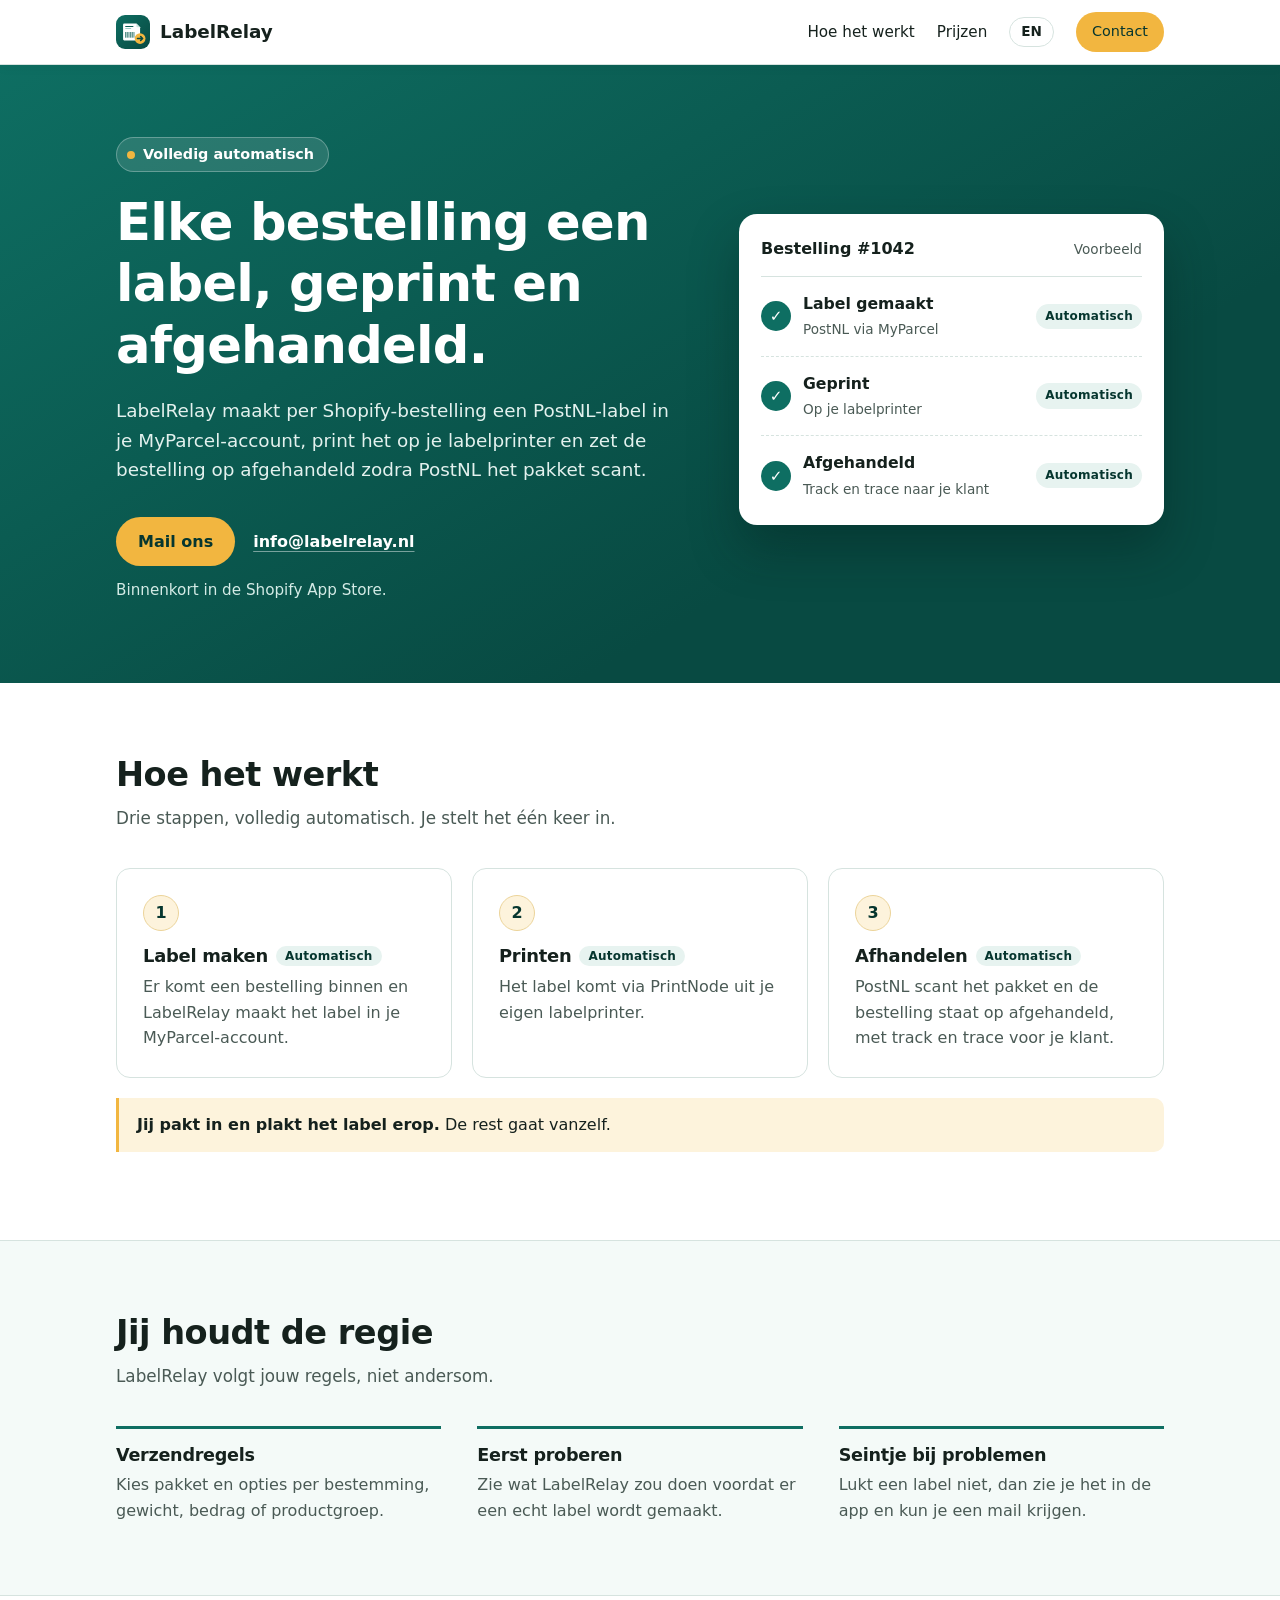
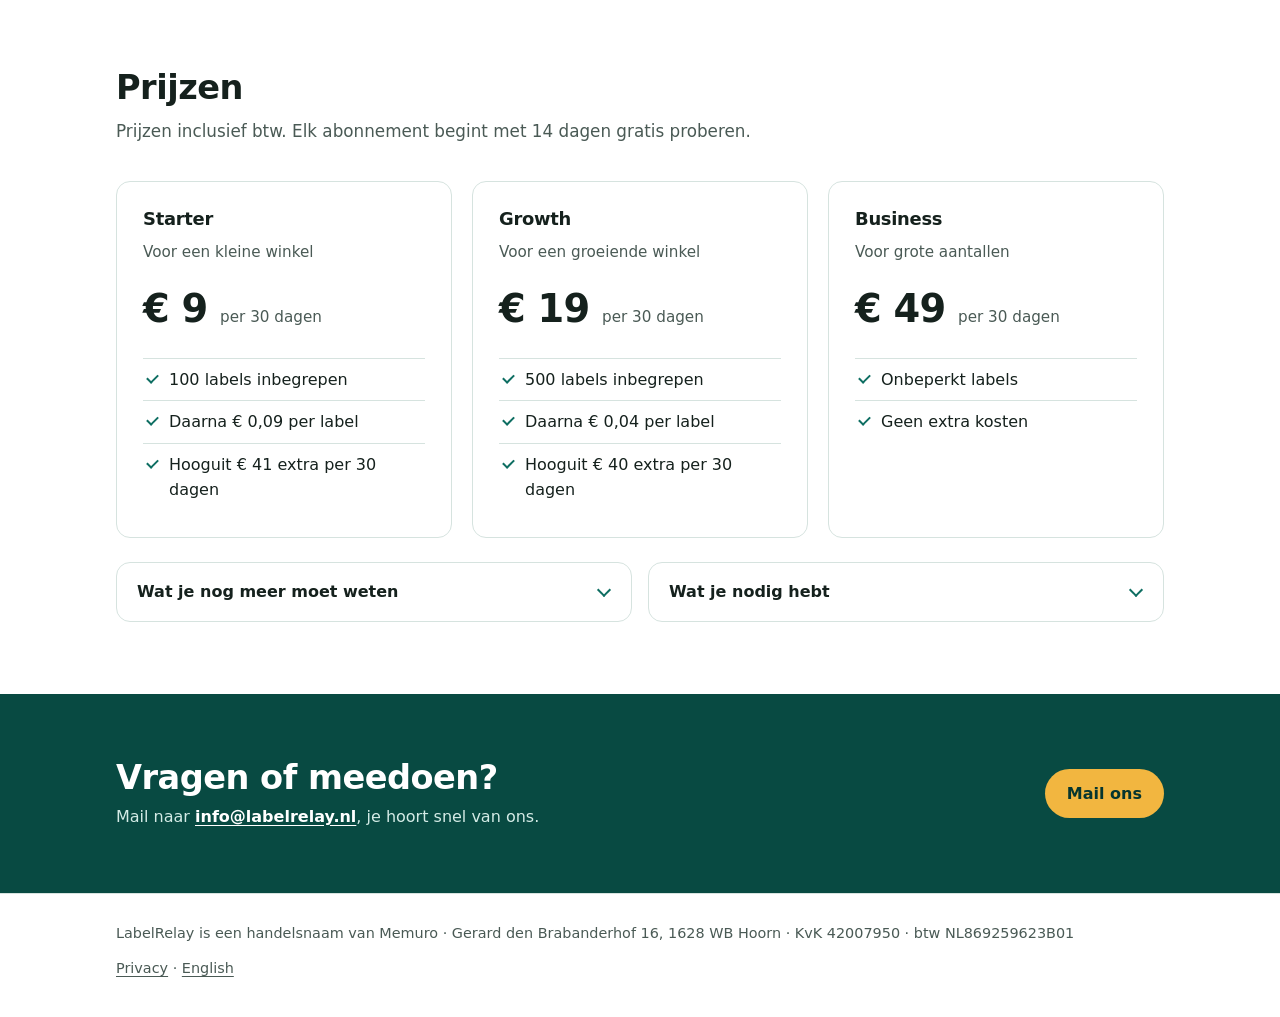
<file: index.html>
<!doctype html>
<html lang="nl">
  <head>
    <meta charset="utf-8" />
    <meta name="viewport" content="width=device-width, initial-scale=1" />
    <meta http-equiv="Content-Security-Policy" content="default-src 'self'; script-src 'none'; object-src 'none'; base-uri 'none'; form-action 'none'" />
    <title>LabelRelay: verzendlabels voor je Shopify-winkel</title>
    <meta
      name="description"
      content="LabelRelay maakt per Shopify-bestelling een PostNL-label via MyParcel, print het via PrintNode en zet de bestelling op afgehandeld met track en trace."
    />
    <meta name="theme-color" content="#0e6e62" />
    <link rel="icon" href="assets/icon.svg" type="image/svg+xml" />
    <link rel="stylesheet" href="assets/style.css?v=3" />
    <link rel="alternate" hreflang="nl" href="https://labelrelay.nl/" />
    <link rel="alternate" hreflang="en" href="https://labelrelay.nl/en/" />
  </head>
  <body>
    <a class="skip" href="#main">Naar de inhoud</a>
    <header class="site-header">
      <div class="wrap">
        <a class="brand" href="./"><img src="assets/icon.svg" alt="" />LabelRelay</a>
        <nav class="site-nav" aria-label="Hoofdmenu">
          <a class="hide-sm" href="#hoe-het-werkt">Hoe het werkt</a>
          <a href="#prijzen">Prijzen</a>
          <a class="lang" href="en/" hreflang="en" lang="en">EN</a>
          <a class="button small" href="#contact">Contact</a>
        </nav>
      </div>
    </header>

    <main id="main">
      <div class="hero">
        <div class="wrap">
          <div>
            <span class="eyebrow">Volledig automatisch</span>
            <h1>Elke bestelling een label, geprint en afgehandeld.</h1>
            <p>
              LabelRelay maakt per Shopify-bestelling een PostNL-label in je MyParcel-account, print
              het op je labelprinter en zet de bestelling op afgehandeld zodra PostNL het pakket
              scant.
            </p>
            <div class="actions">
              <a class="button" href="mailto:info@labelrelay.nl">Mail ons</a>
              <a class="hero-mail" href="mailto:info@labelrelay.nl">info@labelrelay.nl</a>
              <span class="note">Binnenkort in de Shopify App Store.</span>
            </div>
          </div>
          <div
            class="flow"
            role="img"
            aria-label="Voorbeeld: een bestelling waarvoor het label is gemaakt, geprint en afgehandeld."
          >
            <div class="flow-head">Bestelling #1042 <span>Voorbeeld</span></div>
            <ol>
              <li>
                <span class="check" aria-hidden="true">✓</span>
                <div><strong>Label gemaakt</strong><small>PostNL via MyParcel</small></div>
                <span class="auto">Automatisch</span>
              </li>
              <li>
                <span class="check" aria-hidden="true">✓</span>
                <div><strong>Geprint</strong><small>Op je labelprinter</small></div>
                <span class="auto">Automatisch</span>
              </li>
              <li>
                <span class="check" aria-hidden="true">✓</span>
                <div><strong>Afgehandeld</strong><small>Track en trace naar je klant</small></div>
                <span class="auto">Automatisch</span>
              </li>
            </ol>
          </div>
        </div>
      </div>

      <section>
        <div class="wrap">
          <h2 id="hoe-het-werkt">Hoe het werkt</h2>
          <p class="lead">Drie stappen, volledig automatisch. Je stelt het één keer in.</p>
          <div class="grid">
            <div class="card">
              <span class="step-num">1</span>
              <h3>Label maken<span class="auto">Automatisch</span></h3>
              <p>Er komt een bestelling binnen en LabelRelay maakt het label in je MyParcel-account.</p>
            </div>
            <div class="card">
              <span class="step-num">2</span>
              <h3>Printen<span class="auto">Automatisch</span></h3>
              <p>Het label komt via PrintNode uit je eigen labelprinter.</p>
            </div>
            <div class="card">
              <span class="step-num">3</span>
              <h3>Afhandelen<span class="auto">Automatisch</span></h3>
              <p>
                PostNL scant het pakket en de bestelling staat op afgehandeld, met track en trace
                voor je klant.
              </p>
            </div>
          </div>
          <p class="manual"><strong>Jij pakt in en plakt het label erop.</strong> De rest gaat vanzelf.</p>
        </div>
      </section>

      <section class="tint">
        <div class="wrap">
          <h2>Jij houdt de regie</h2>
          <p class="lead">LabelRelay volgt jouw regels, niet andersom.</p>
          <div class="features">
            <div>
              <h3>Verzendregels</h3>
              <p>Kies pakket en opties per bestemming, gewicht, bedrag of productgroep.</p>
            </div>
            <div>
              <h3>Eerst proberen</h3>
              <p>Zie wat LabelRelay zou doen voordat er een echt label wordt gemaakt.</p>
            </div>
            <div>
              <h3>Seintje bij problemen</h3>
              <p>Lukt een label niet, dan zie je het in de app en kun je een mail krijgen.</p>
            </div>
          </div>
        </div>
      </section>

      <section>
        <div class="wrap">
          <h2 id="prijzen">Prijzen</h2>
          <p class="lead">Prijzen inclusief btw. Elk abonnement begint met 14 dagen gratis proberen.</p>
          <div class="grid">
            <div class="card plan">
              <h3>Starter</h3>
              <p class="for">Voor een kleine winkel</p>
              <p class="price">€ 9 <small>per 30 dagen</small></p>
              <ul>
                <li>100 labels inbegrepen</li>
                <li>Daarna € 0,09 per label</li>
                <li>Hooguit € 41 extra per 30 dagen</li>
              </ul>
            </div>
            <div class="card plan">
              <h3>Growth</h3>
              <p class="for">Voor een groeiende winkel</p>
              <p class="price">€ 19 <small>per 30 dagen</small></p>
              <ul>
                <li>500 labels inbegrepen</li>
                <li>Daarna € 0,04 per label</li>
                <li>Hooguit € 40 extra per 30 dagen</li>
              </ul>
            </div>
            <div class="card plan">
              <h3>Business</h3>
              <p class="for">Voor grote aantallen</p>
              <p class="price">€ 49 <small>per 30 dagen</small></p>
              <ul>
                <li>Onbeperkt labels</li>
                <li>Geen extra kosten</li>
              </ul>
            </div>
          </div>
          <div class="more">
            <details>
              <summary>Wat je nog meer moet weten</summary>
              <ul>
                <li>Je betaalt via je Shopify-factuur, in euro. Overstappen of opzeggen kan altijd.</li>
                <li>LabelRelay meldt het zodra een ander abonnement voor jou goedkoper is.</li>
                <li>
                  De labels betaal je aan MyParcel en het printen aan PrintNode, volgens hun eigen
                  voorwaarden.
                </li>
              </ul>
            </details>
            <details>
              <summary>Wat je nodig hebt</summary>
              <ul>
                <li>Een Shopify-winkel die vanuit Nederland verstuurt.</li>
                <li>Een eigen MyParcel.nl-account.</li>
                <li>
                  Een eigen PrintNode-account, met de PrintNode-client op de computer waar je
                  labelprinter aan hangt.
                </li>
                <li>
                  Labels gaan naar Nederland, België en de rest van de EU. Bestellingen die een
                  douaneaangifte nodig hebben, zet LabelRelay voor je klaar om zelf af te handelen.
                </li>
              </ul>
            </details>
          </div>
        </div>
      </section>

      <div id="contact" class="cta-band">
        <div class="wrap">
          <div>
            <h2>Vragen of meedoen?</h2>
            <p>
              Mail naar <a class="mail" href="mailto:info@labelrelay.nl">info@labelrelay.nl</a>, je
              hoort snel van ons.
            </p>
          </div>
          <a class="button" href="mailto:info@labelrelay.nl">Mail ons</a>
        </div>
      </div>
    </main>

    <footer class="site-footer">
      <div class="wrap">
        <span>LabelRelay is een handelsnaam van Memuro · Gerard den Brabanderhof 16, 1628 WB Hoorn · KvK 42007950 · btw NL869259623B01</span>
        <span><a href="privacy/">Privacy</a> · <a href="en/" hreflang="en" lang="en">English</a></span>
      </div>
    </footer>
  </body>
</html>
</file>
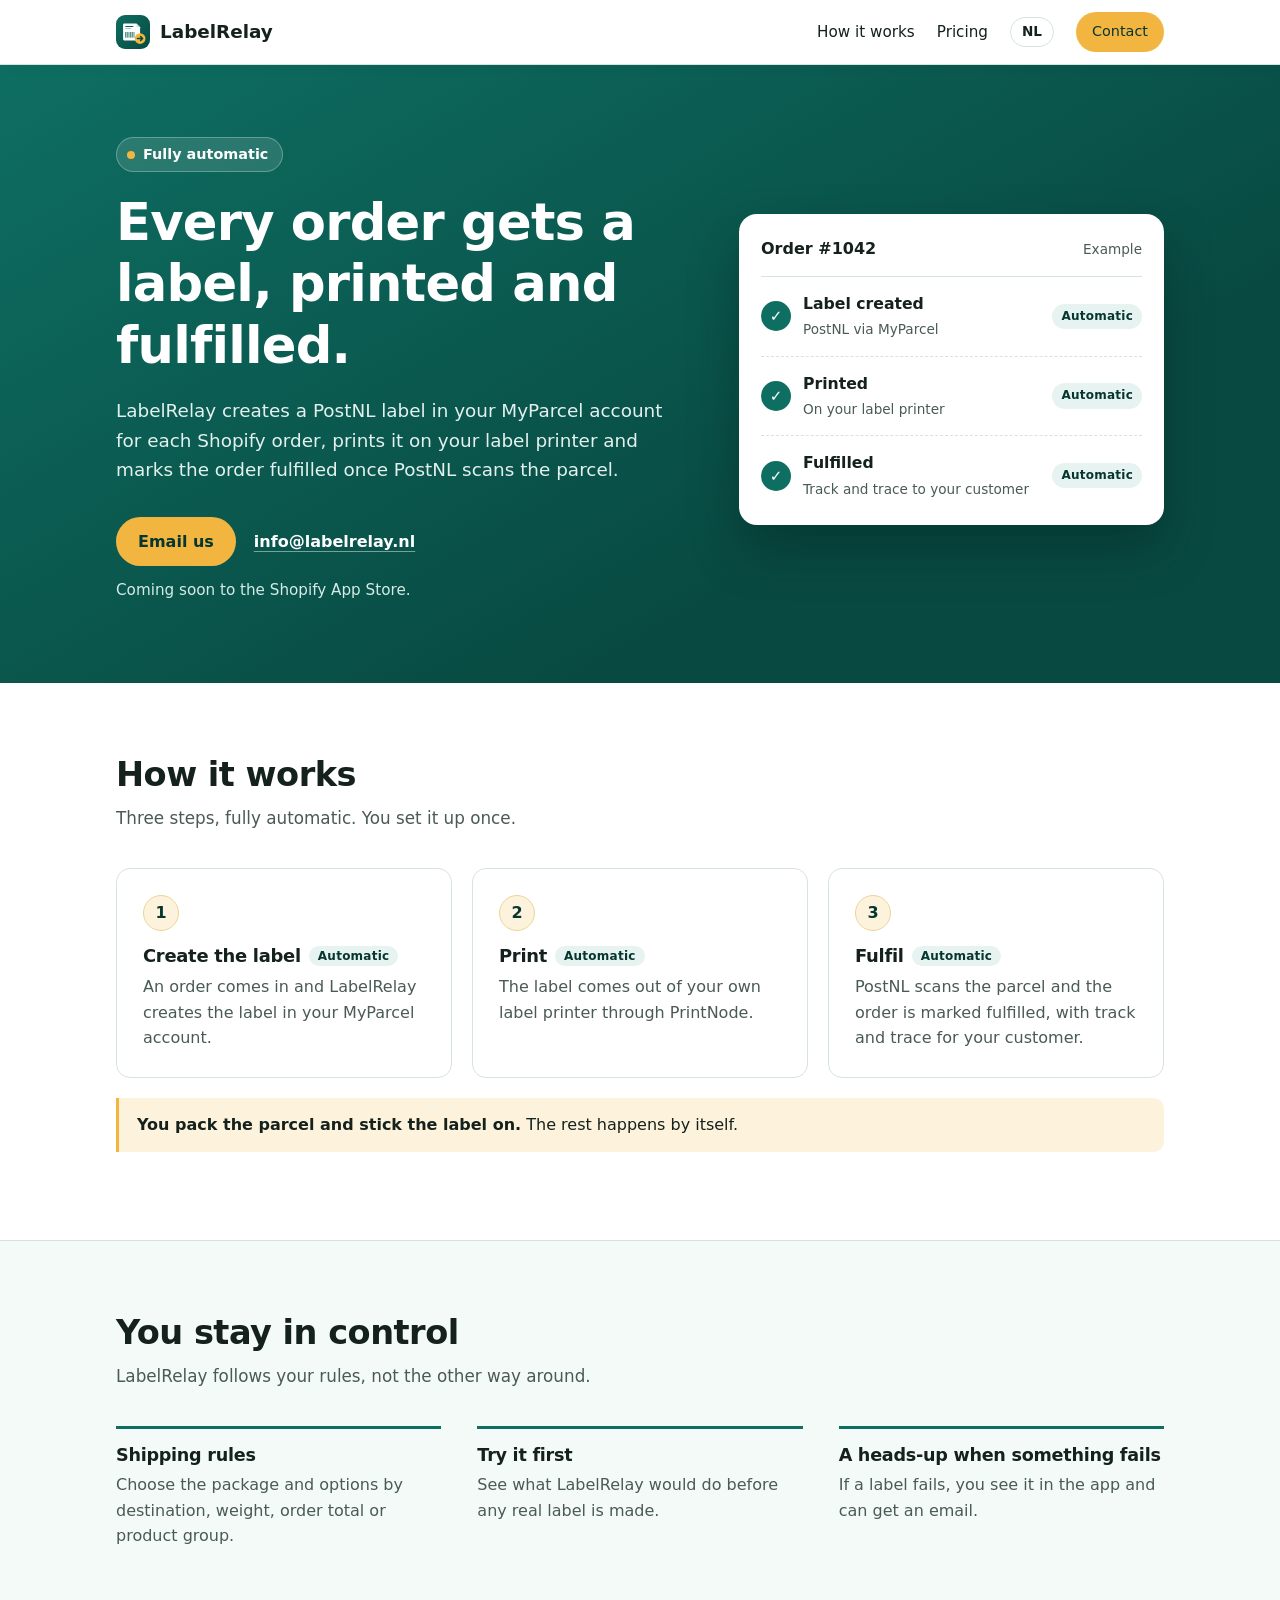
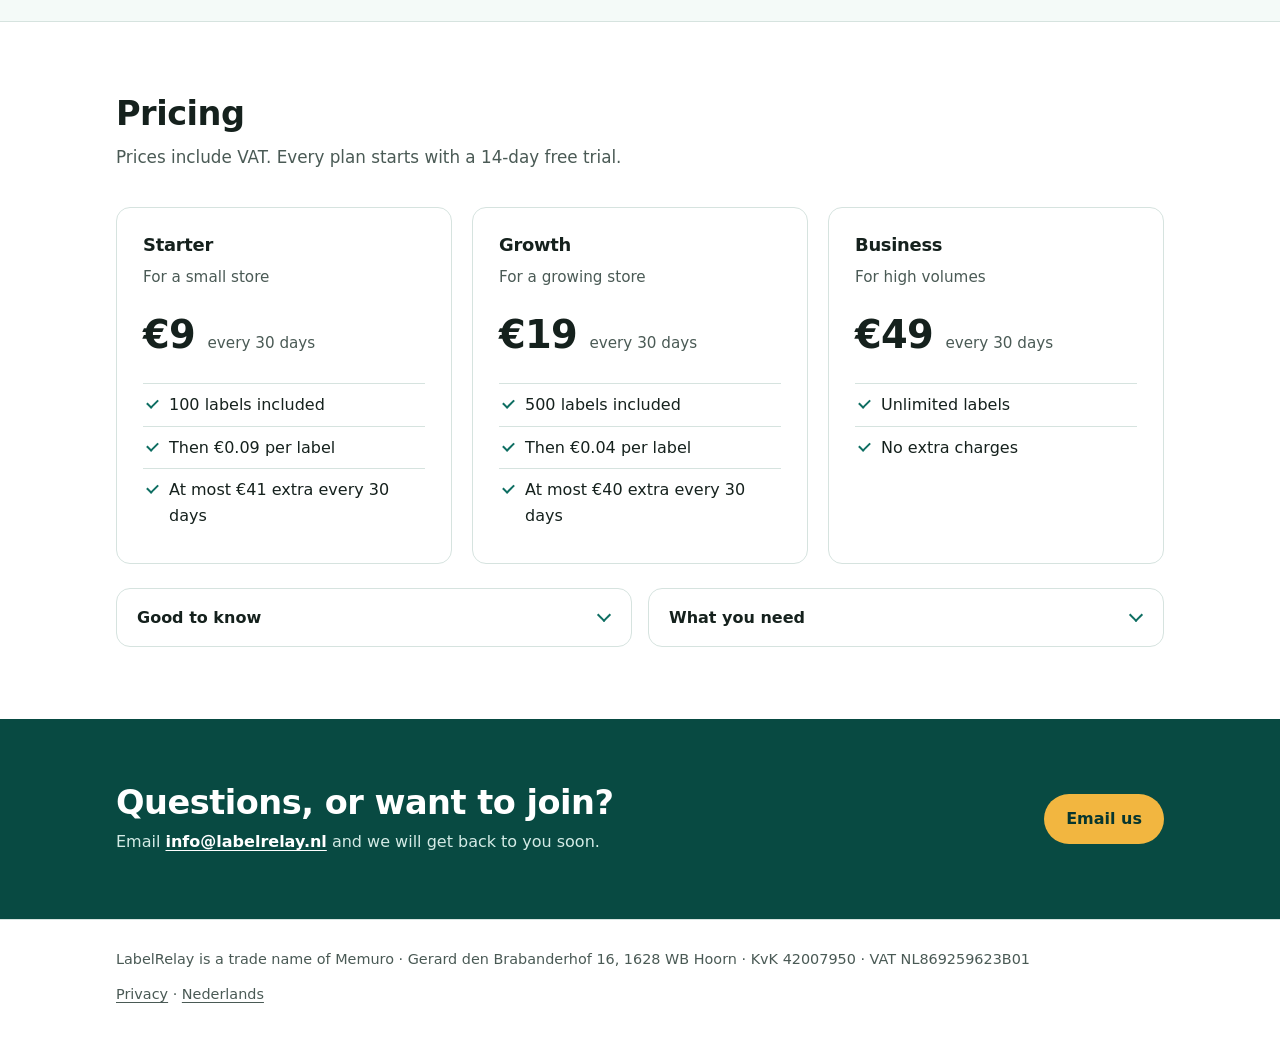
<file: en/index.html>
<!doctype html>
<html lang="en">
  <head>
    <meta charset="utf-8" />
    <meta name="viewport" content="width=device-width, initial-scale=1" />
    <meta http-equiv="Content-Security-Policy" content="default-src 'self'; script-src 'none'; object-src 'none'; base-uri 'none'; form-action 'none'" />
    <title>LabelRelay: shipping labels for your Shopify store</title>
    <meta
      name="description"
      content="LabelRelay creates a PostNL label via MyParcel for each Shopify order, prints it through PrintNode and marks the order fulfilled with track and trace."
    />
    <meta name="theme-color" content="#0e6e62" />
    <link rel="icon" href="../assets/icon.svg" type="image/svg+xml" />
    <link rel="stylesheet" href="../assets/style.css?v=3" />
    <link rel="alternate" hreflang="nl" href="https://labelrelay.nl/" />
    <link rel="alternate" hreflang="en" href="https://labelrelay.nl/en/" />
  </head>
  <body>
    <a class="skip" href="#main">Skip to content</a>
    <header class="site-header">
      <div class="wrap">
        <a class="brand" href="./"><img src="../assets/icon.svg" alt="" />LabelRelay</a>
        <nav class="site-nav" aria-label="Main menu">
          <a class="hide-sm" href="#how-it-works">How it works</a>
          <a href="#pricing">Pricing</a>
          <a class="lang" href="../" hreflang="nl" lang="nl">NL</a>
          <a class="button small" href="#contact">Contact</a>
        </nav>
      </div>
    </header>

    <main id="main">
      <div class="hero">
        <div class="wrap">
          <div>
            <span class="eyebrow">Fully automatic</span>
            <h1>Every order gets a label, printed and fulfilled.</h1>
            <p>
              LabelRelay creates a PostNL label in your MyParcel account for each Shopify order,
              prints it on your label printer and marks the order fulfilled once PostNL scans the
              parcel.
            </p>
            <div class="actions">
              <a class="button" href="mailto:info@labelrelay.nl">Email us</a>
              <a class="hero-mail" href="mailto:info@labelrelay.nl">info@labelrelay.nl</a>
              <span class="note">Coming soon to the Shopify App Store.</span>
            </div>
          </div>
          <div
            class="flow"
            role="img"
            aria-label="Example: an order whose label was created, printed and fulfilled."
          >
            <div class="flow-head">Order #1042 <span>Example</span></div>
            <ol>
              <li>
                <span class="check" aria-hidden="true">✓</span>
                <div><strong>Label created</strong><small>PostNL via MyParcel</small></div>
                <span class="auto">Automatic</span>
              </li>
              <li>
                <span class="check" aria-hidden="true">✓</span>
                <div><strong>Printed</strong><small>On your label printer</small></div>
                <span class="auto">Automatic</span>
              </li>
              <li>
                <span class="check" aria-hidden="true">✓</span>
                <div><strong>Fulfilled</strong><small>Track and trace to your customer</small></div>
                <span class="auto">Automatic</span>
              </li>
            </ol>
          </div>
        </div>
      </div>

      <section>
        <div class="wrap">
          <h2 id="how-it-works">How it works</h2>
          <p class="lead">Three steps, fully automatic. You set it up once.</p>
          <div class="grid">
            <div class="card">
              <span class="step-num">1</span>
              <h3>Create the label<span class="auto">Automatic</span></h3>
              <p>An order comes in and LabelRelay creates the label in your MyParcel account.</p>
            </div>
            <div class="card">
              <span class="step-num">2</span>
              <h3>Print<span class="auto">Automatic</span></h3>
              <p>The label comes out of your own label printer through PrintNode.</p>
            </div>
            <div class="card">
              <span class="step-num">3</span>
              <h3>Fulfil<span class="auto">Automatic</span></h3>
              <p>
                PostNL scans the parcel and the order is marked fulfilled, with track and trace for
                your customer.
              </p>
            </div>
          </div>
          <p class="manual"><strong>You pack the parcel and stick the label on.</strong> The rest happens by itself.</p>
        </div>
      </section>

      <section class="tint">
        <div class="wrap">
          <h2>You stay in control</h2>
          <p class="lead">LabelRelay follows your rules, not the other way around.</p>
          <div class="features">
            <div>
              <h3>Shipping rules</h3>
              <p>Choose the package and options by destination, weight, order total or product group.</p>
            </div>
            <div>
              <h3>Try it first</h3>
              <p>See what LabelRelay would do before any real label is made.</p>
            </div>
            <div>
              <h3>A heads-up when something fails</h3>
              <p>If a label fails, you see it in the app and can get an email.</p>
            </div>
          </div>
        </div>
      </section>

      <section>
        <div class="wrap">
          <h2 id="pricing">Pricing</h2>
          <p class="lead">Prices include VAT. Every plan starts with a 14-day free trial.</p>
          <div class="grid">
            <div class="card plan">
              <h3>Starter</h3>
              <p class="for">For a small store</p>
              <p class="price">€9 <small>every 30 days</small></p>
              <ul>
                <li>100 labels included</li>
                <li>Then €0.09 per label</li>
                <li>At most €41 extra every 30 days</li>
              </ul>
            </div>
            <div class="card plan">
              <h3>Growth</h3>
              <p class="for">For a growing store</p>
              <p class="price">€19 <small>every 30 days</small></p>
              <ul>
                <li>500 labels included</li>
                <li>Then €0.04 per label</li>
                <li>At most €40 extra every 30 days</li>
              </ul>
            </div>
            <div class="card plan">
              <h3>Business</h3>
              <p class="for">For high volumes</p>
              <p class="price">€49 <small>every 30 days</small></p>
              <ul>
                <li>Unlimited labels</li>
                <li>No extra charges</li>
              </ul>
            </div>
          </div>
          <div class="more">
            <details>
              <summary>Good to know</summary>
              <ul>
                <li>Charged on your Shopify bill, in euro. Change or cancel your plan at any time.</li>
                <li>LabelRelay tells you as soon as another plan is cheaper for you.</li>
                <li>MyParcel bills the labels and PrintNode bills printing, under their own terms.</li>
              </ul>
            </details>
            <details>
              <summary>What you need</summary>
              <ul>
                <li>A Shopify store that ships from the Netherlands.</li>
                <li>Your own MyParcel.nl account.</li>
                <li>
                  Your own PrintNode account, with the PrintNode client on the computer your label
                  printer is connected to.
                </li>
                <li>
                  Labels go to the Netherlands, Belgium and the rest of the EU. Orders that need a
                  customs declaration are held for you to handle.
                </li>
              </ul>
            </details>
          </div>
        </div>
      </section>

      <div id="contact" class="cta-band">
        <div class="wrap">
          <div>
            <h2>Questions, or want to join?</h2>
            <p>
              Email <a class="mail" href="mailto:info@labelrelay.nl">info@labelrelay.nl</a> and
              we will get back to you soon.
            </p>
          </div>
          <a class="button" href="mailto:info@labelrelay.nl">Email us</a>
        </div>
      </div>
    </main>

    <footer class="site-footer">
      <div class="wrap">
        <span>LabelRelay is a trade name of Memuro · Gerard den Brabanderhof 16, 1628 WB Hoorn · KvK 42007950 · VAT NL869259623B01</span>
        <span><a href="privacy/">Privacy</a> · <a href="../" hreflang="nl" lang="nl">Nederlands</a></span>
      </div>
    </footer>
  </body>
</html>
</file>
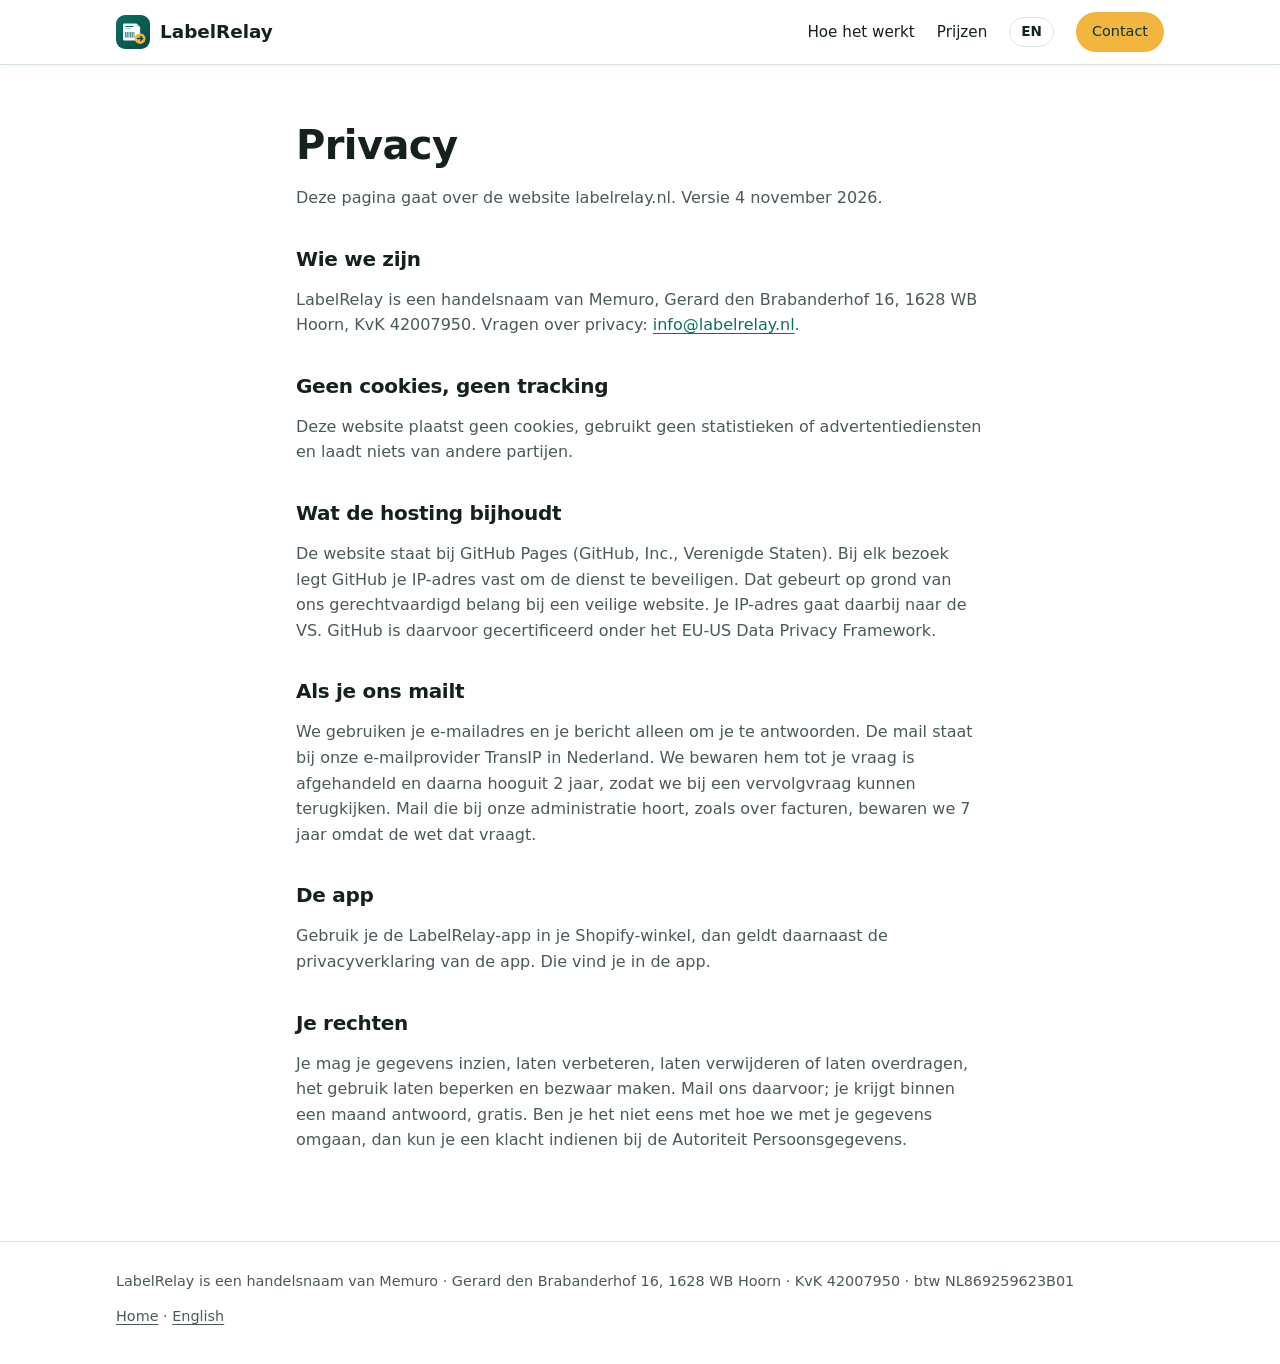
<file: privacy/index.html>
<!doctype html>
<html lang="nl">
  <head>
    <meta charset="utf-8" />
    <meta name="viewport" content="width=device-width, initial-scale=1" />
    <meta http-equiv="Content-Security-Policy" content="default-src 'self'; script-src 'none'; object-src 'none'; base-uri 'none'; form-action 'none'" />
    <title>Privacy · LabelRelay</title>
    <meta name="description" content="Hoe de website van LabelRelay met je gegevens omgaat." />
    <link rel="icon" href="../assets/icon.svg" type="image/svg+xml" />
    <link rel="stylesheet" href="../assets/style.css?v=3" />
    <link rel="alternate" hreflang="nl" href="https://labelrelay.nl/privacy/" />
    <link rel="alternate" hreflang="en" href="https://labelrelay.nl/en/privacy/" />
  </head>
  <body>
    <a class="skip" href="#main">Naar de inhoud</a>
    <header class="site-header">
      <div class="wrap">
        <a class="brand" href="../"><img src="../assets/icon.svg" alt="" />LabelRelay</a>
        <nav class="site-nav" aria-label="Hoofdmenu">
          <a class="hide-sm" href="../#hoe-het-werkt">Hoe het werkt</a>
          <a href="../#prijzen">Prijzen</a>
          <a class="lang" href="../en/privacy/" hreflang="en" lang="en">EN</a>
          <a class="button small" href="../#contact">Contact</a>
        </nav>
      </div>
    </header>

    <main id="main" class="page">
      <div class="wrap">
        <h1>Privacy</h1>
        <p>Deze pagina gaat over de website labelrelay.nl. Versie 4 november 2026.</p>

        <h2>Wie we zijn</h2>
        <p>
          LabelRelay is een handelsnaam van Memuro, Gerard den Brabanderhof 16, 1628 WB Hoorn, KvK 42007950. Vragen over
          privacy: <a href="mailto:info@labelrelay.nl">info@labelrelay.nl</a>.
        </p>

        <h2>Geen cookies, geen tracking</h2>
        <p>
          Deze website plaatst geen cookies, gebruikt geen statistieken of advertentiediensten en
          laadt niets van andere partijen.
        </p>

        <h2>Wat de hosting bijhoudt</h2>
        <p>
          De website staat bij GitHub Pages (GitHub, Inc., Verenigde Staten). Bij elk bezoek legt
          GitHub je IP-adres vast om de dienst te beveiligen. Dat gebeurt op grond van ons
          gerechtvaardigd belang bij een veilige website. Je IP-adres gaat daarbij naar de VS. GitHub
          is daarvoor gecertificeerd onder het EU-US Data Privacy Framework.
        </p>

        <h2>Als je ons mailt</h2>
        <p>
          We gebruiken je e-mailadres en je bericht alleen om je te antwoorden. De mail staat bij
          onze e-mailprovider TransIP in Nederland. We bewaren hem tot je vraag is afgehandeld en daarna hooguit 2 jaar, zodat we bij een vervolgvraag kunnen terugkijken. Mail die bij onze administratie hoort, zoals over facturen, bewaren we 7 jaar omdat de wet dat vraagt.
        </p>

        <h2>De app</h2>
        <p>
          Gebruik je de LabelRelay-app in je Shopify-winkel, dan geldt daarnaast de privacyverklaring
          van de app. Die vind je in de app.
        </p>

        <h2>Je rechten</h2>
        <p>
          Je mag je gegevens inzien, laten verbeteren, laten verwijderen of laten overdragen, het
          gebruik laten beperken en bezwaar maken. Mail ons daarvoor; je krijgt binnen een maand
          antwoord, gratis. Ben je het niet eens met hoe we met je gegevens omgaan, dan kun je een
          klacht indienen bij de Autoriteit Persoonsgegevens.
        </p>
      </div>
    </main>

    <footer class="site-footer">
      <div class="wrap">
        <span>LabelRelay is een handelsnaam van Memuro · Gerard den Brabanderhof 16, 1628 WB Hoorn · KvK 42007950 · btw NL869259623B01</span>
        <span><a href="../">Home</a> · <a href="../en/privacy/" hreflang="en" lang="en">English</a></span>
      </div>
    </footer>
  </body>
</html>
</file>
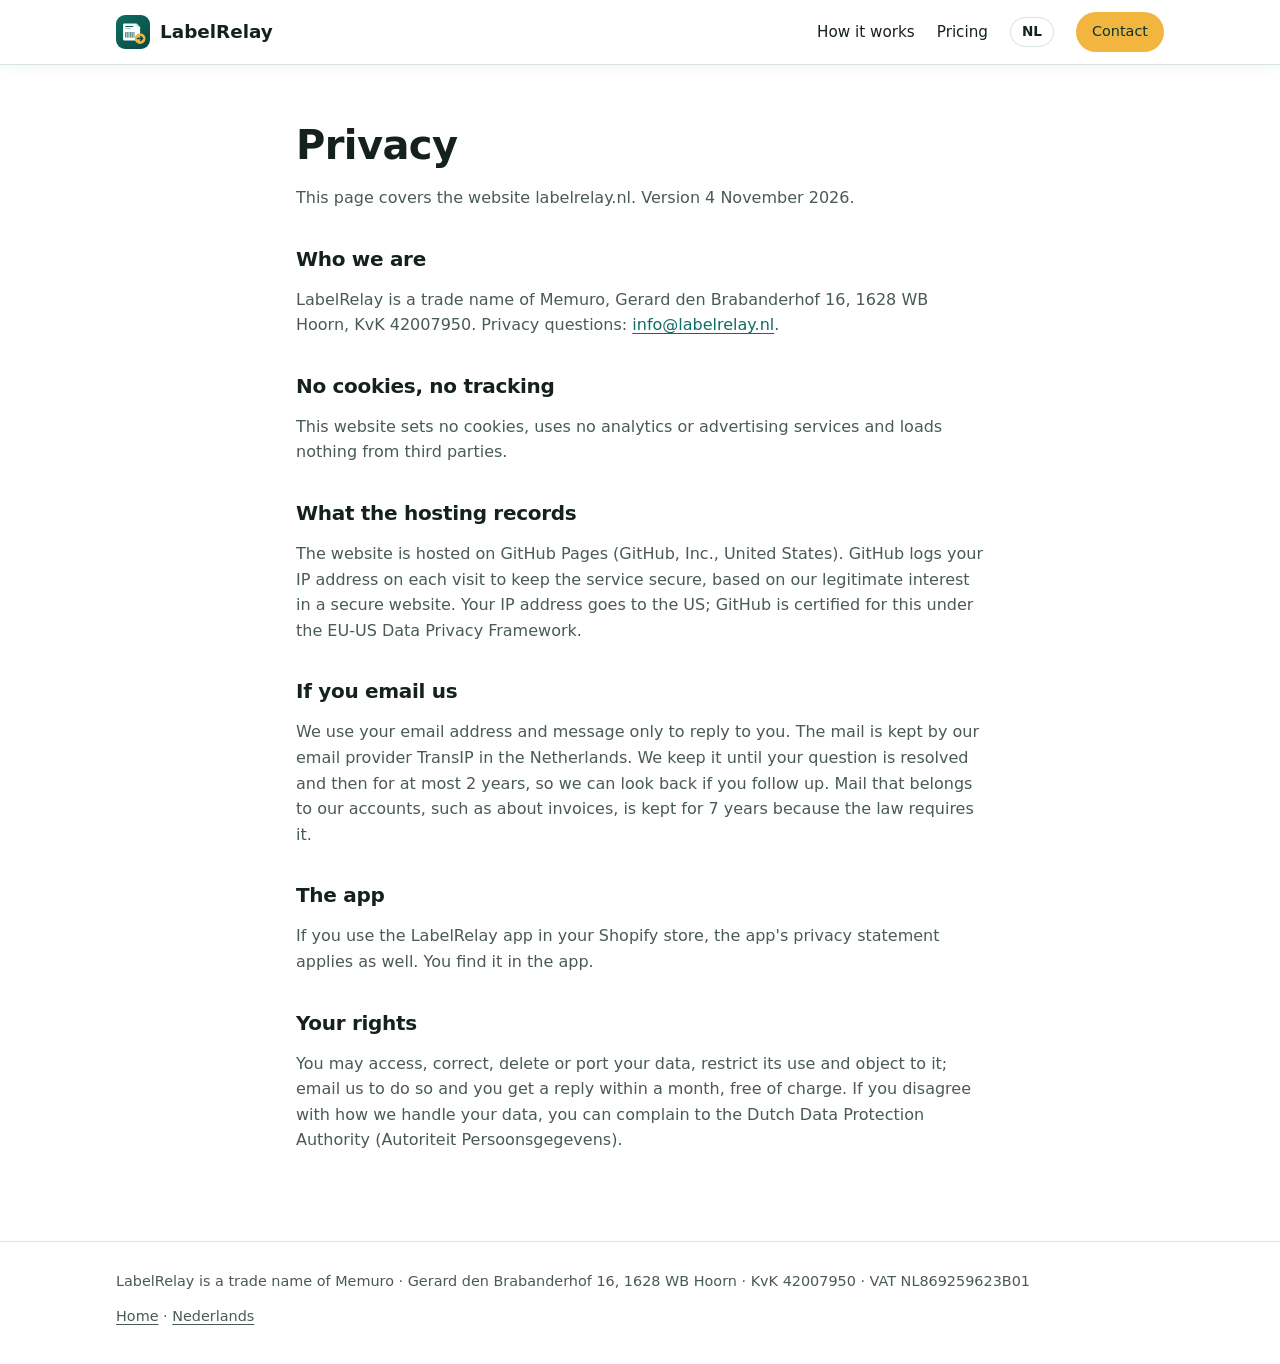
<file: en/privacy/index.html>
<!doctype html>
<html lang="en">
  <head>
    <meta charset="utf-8" />
    <meta name="viewport" content="width=device-width, initial-scale=1" />
    <meta http-equiv="Content-Security-Policy" content="default-src 'self'; script-src 'none'; object-src 'none'; base-uri 'none'; form-action 'none'" />
    <title>Privacy · LabelRelay</title>
    <meta name="description" content="How the LabelRelay website handles your data." />
    <link rel="icon" href="../../assets/icon.svg" type="image/svg+xml" />
    <link rel="stylesheet" href="../../assets/style.css?v=3" />
    <link rel="alternate" hreflang="nl" href="https://labelrelay.nl/privacy/" />
    <link rel="alternate" hreflang="en" href="https://labelrelay.nl/en/privacy/" />
  </head>
  <body>
    <a class="skip" href="#main">Skip to content</a>
    <header class="site-header">
      <div class="wrap">
        <a class="brand" href="../"><img src="../../assets/icon.svg" alt="" />LabelRelay</a>
        <nav class="site-nav" aria-label="Main menu">
          <a class="hide-sm" href="../#how-it-works">How it works</a>
          <a href="../#pricing">Pricing</a>
          <a class="lang" href="../../privacy/" hreflang="nl" lang="nl">NL</a>
          <a class="button small" href="../#contact">Contact</a>
        </nav>
      </div>
    </header>

    <main id="main" class="page">
      <div class="wrap">
        <h1>Privacy</h1>
        <p>This page covers the website labelrelay.nl. Version 4 November 2026.</p>

        <h2>Who we are</h2>
        <p>
          LabelRelay is a trade name of Memuro, Gerard den Brabanderhof 16, 1628 WB Hoorn, KvK 42007950. Privacy
          questions: <a href="mailto:info@labelrelay.nl">info@labelrelay.nl</a>.
        </p>

        <h2>No cookies, no tracking</h2>
        <p>
          This website sets no cookies, uses no analytics or advertising services and loads nothing
          from third parties.
        </p>

        <h2>What the hosting records</h2>
        <p>
          The website is hosted on GitHub Pages (GitHub, Inc., United States). GitHub logs your IP
          address on each visit to keep the service secure, based on our legitimate interest in a
          secure website. Your IP address goes to the US; GitHub is certified for this under the EU-US Data Privacy Framework.
        </p>

        <h2>If you email us</h2>
        <p>
          We use your email address and message only to reply to you. The mail is kept by our email
          provider TransIP in the Netherlands. We keep it until your question is resolved and then for at most 2 years, so we can look back if you follow up. Mail that belongs to our accounts, such as about invoices, is kept for 7 years because the law requires it.
        </p>

        <h2>The app</h2>
        <p>
          If you use the LabelRelay app in your Shopify store, the app's privacy statement applies as
          well. You find it in the app.
        </p>

        <h2>Your rights</h2>
        <p>
          You may access, correct, delete or port your data, restrict its use and object to it; email
          us to do so and you get a reply within a month, free of charge. If you disagree with how we
          handle your data, you can complain to the Dutch Data Protection Authority (Autoriteit
          Persoonsgegevens).
        </p>
      </div>
    </main>

    <footer class="site-footer">
      <div class="wrap">
        <span>LabelRelay is a trade name of Memuro · Gerard den Brabanderhof 16, 1628 WB Hoorn · KvK 42007950 · VAT NL869259623B01</span>
        <span><a href="../">Home</a> · <a href="../../privacy/" hreflang="nl" lang="nl">Nederlands</a></span>
      </div>
    </footer>
  </body>
</html>
</file>
<file: assets/style.css>
:root {
  --green: #0e6e62;
  --green-dark: #084a42;
  --green-ink: #06362f;
  --green-soft: #e7f3f0;
  --green-tint: #f4faf8;
  --amber: #f2b640;
  --amber-hover: #f6c766;
  --amber-soft: #fdf3dc;
  --ink: #15211d;
  --muted: #4a5a55;
  --line: #d6e3df;
  --bg: #ffffff;
  --radius: 14px;
  --max: 1080px;
  --header-h: 64px;
  font-family:
    system-ui,
    -apple-system,
    'Segoe UI',
    Roboto,
    'Helvetica Neue',
    Arial,
    sans-serif;
  color: var(--ink);
  background: var(--bg);
  line-height: 1.6;
  -webkit-text-size-adjust: 100%;
}

* {
  box-sizing: border-box;
}

html {
  scroll-padding-top: var(--header-h);
}

/* Jump targets: the heading lands just below the sticky header */
h2[id] {
  scroll-margin-top: 28px;
}

@media (prefers-reduced-motion: no-preference) {
  html {
    scroll-behavior: smooth;
  }
}

body {
  margin: 0;
  background: var(--bg);
}

h1,
h2,
h3 {
  letter-spacing: -0.015em;
  line-height: 1.2;
}

a {
  color: var(--green);
  text-underline-offset: 3px;
}

a:hover {
  color: var(--green-dark);
}

a:focus-visible,
summary:focus-visible {
  outline: 3px solid var(--green-dark);
  outline-offset: 3px;
  border-radius: 6px;
}

.hero a:focus-visible,
.cta-band a:focus-visible {
  outline-color: #ffffff;
}

.skip {
  position: absolute;
  left: -999px;
}

.skip:focus {
  left: 16px;
  top: 12px;
  background: var(--bg);
  padding: 8px 12px;
  z-index: 20;
}

.wrap {
  max-width: var(--max);
  margin: 0 auto;
  padding: 0 16px;
}

/* Header: stays on top while scrolling */
.site-header {
  position: sticky;
  top: 0;
  z-index: 10;
  background: rgba(255, 255, 255, 0.94);
  backdrop-filter: saturate(1.4) blur(10px);
  -webkit-backdrop-filter: saturate(1.4) blur(10px);
  border-bottom: 1px solid var(--line);
  box-shadow: 0 1px 12px rgba(6, 54, 47, 0.06);
}

.site-header .wrap {
  display: flex;
  align-items: center;
  justify-content: space-between;
  gap: 16px;
  min-height: var(--header-h);
}

.brand {
  display: flex;
  align-items: center;
  gap: 10px;
  font-weight: 750;
  font-size: 1.15rem;
  color: var(--ink);
  text-decoration: none;
}

.brand img {
  width: 34px;
  height: 34px;
  border-radius: 9px;
}

.site-nav {
  display: flex;
  align-items: center;
  gap: 22px;
  font-size: 0.95rem;
}

.site-nav a {
  color: var(--ink);
  text-decoration: none;
  font-weight: 500;
}

.site-nav a:hover {
  color: var(--green);
}

.site-nav .lang {
  border: 1px solid var(--line);
  border-radius: 999px;
  padding: 3px 11px;
  font-weight: 650;
  font-size: 0.85rem;
}

.site-nav .button {
  color: var(--green-ink);
}

/* Buttons */
.button {
  display: inline-block;
  background: var(--amber);
  color: var(--green-ink);
  font-weight: 700;
  padding: 12px 22px;
  border-radius: 999px;
  text-decoration: none;
  transition: background-color 0.15s ease;
}

.button:hover {
  background: var(--amber-hover);
  color: var(--green-ink);
}

.button.small {
  padding: 8px 16px;
  font-size: 0.9rem;
}

/* Hero */
.hero {
  background: linear-gradient(150deg, var(--green) 0%, var(--green-dark) 70%);
  color: #ffffff;
  padding: 72px 0 80px;
}

.hero .wrap {
  display: grid;
  grid-template-columns: 1.15fr 0.85fr;
  gap: 48px;
  align-items: center;
}

.eyebrow {
  display: inline-flex;
  align-items: center;
  gap: 8px;
  background: rgba(255, 255, 255, 0.12);
  border: 1px solid rgba(255, 255, 255, 0.28);
  color: #ffffff;
  font-weight: 650;
  font-size: 0.9rem;
  padding: 5px 14px 5px 10px;
  border-radius: 999px;
  margin: 0 0 20px;
}

.eyebrow::before {
  content: '';
  width: 8px;
  height: 8px;
  border-radius: 50%;
  background: var(--amber);
}

.hero h1 {
  font-size: clamp(2.1rem, 5vw, 3.2rem);
  margin: 0 0 20px;
  max-width: 17ch;
}

.hero p {
  font-size: 1.15rem;
  max-width: 52ch;
  margin: 0 0 32px;
  color: #e3f1ee;
}

.actions {
  display: flex;
  flex-wrap: wrap;
  align-items: center;
  gap: 12px 18px;
}

.hero-mail {
  color: #ffffff;
  font-weight: 650;
  text-decoration: underline;
  text-decoration-color: rgba(255, 255, 255, 0.45);
  text-underline-offset: 4px;
  overflow-wrap: anywhere;
}

.hero-mail:hover {
  color: #ffffff;
  text-decoration-color: var(--amber);
}

.note {
  flex-basis: 100%;
  font-size: 0.95rem;
  color: #d4ebe6;
}

/* Hero example: one order passing the three steps */
.flow {
  background: #ffffff;
  color: var(--ink);
  border-radius: 18px;
  padding: 22px 22px 10px;
  box-shadow: 0 24px 48px rgba(2, 30, 26, 0.35);
}

.flow-head {
  display: flex;
  justify-content: space-between;
  align-items: baseline;
  gap: 12px;
  padding-bottom: 14px;
  border-bottom: 1px solid var(--line);
  font-weight: 700;
}

.flow-head span {
  font-weight: 500;
  font-size: 0.85rem;
  color: var(--muted);
}

.flow ol {
  list-style: none;
  margin: 0;
  padding: 0;
}

.flow li {
  display: grid;
  grid-template-columns: 30px 1fr auto;
  gap: 12px;
  align-items: center;
  padding: 14px 0;
}

.flow li + li {
  border-top: 1px dashed var(--line);
}

.flow .check {
  display: grid;
  place-items: center;
  width: 30px;
  height: 30px;
  border-radius: 50%;
  background: var(--green);
  color: #ffffff;
  font-size: 0.95rem;
  font-weight: 700;
}

.flow strong {
  display: block;
  font-size: 0.98rem;
}

.flow small {
  color: var(--muted);
  font-size: 0.85rem;
}

.auto {
  display: inline-block;
  background: var(--green-soft);
  color: var(--green-ink);
  font-size: 0.75rem;
  font-weight: 700;
  letter-spacing: 0.02em;
  padding: 3px 9px;
  border-radius: 999px;
  white-space: nowrap;
}

.card .auto {
  margin-left: 8px;
  vertical-align: 2px;
}

.manual {
  margin-top: 20px;
  padding: 14px 18px;
  border-left: 3px solid var(--amber);
  background: var(--amber-soft);
  border-radius: 0 10px 10px 0;
  color: var(--ink);
}

/* Sections */
section {
  padding: 72px 0;
}

section.tint {
  background: var(--green-tint);
  border-top: 1px solid var(--line);
  border-bottom: 1px solid var(--line);
}

h2 {
  font-size: clamp(1.6rem, 3vw, 2.1rem);
  margin: 0 0 10px;
}

.lead {
  color: var(--muted);
  font-size: 1.05rem;
  margin: 0 0 36px;
  max-width: 60ch;
}

.grid {
  display: grid;
  grid-template-columns: repeat(auto-fit, minmax(240px, 1fr));
  gap: 20px;
}

.card {
  border: 1px solid var(--line);
  border-radius: var(--radius);
  padding: 26px;
  background: var(--bg);
}

.card h3 {
  margin: 0 0 8px;
  font-size: 1.12rem;
}

.card p {
  margin: 0;
  color: var(--muted);
}

.step-num {
  display: inline-grid;
  place-items: center;
  width: 36px;
  height: 36px;
  border-radius: 50%;
  background: var(--amber-soft);
  color: var(--green-ink);
  border: 1px solid #ecd49a;
  font-weight: 750;
  margin-bottom: 14px;
}

/* Features: a plain three-column list, not cards */
.features {
  display: grid;
  grid-template-columns: repeat(auto-fit, minmax(240px, 1fr));
  gap: 28px 36px;
}

.features div {
  border-top: 3px solid var(--green);
  padding-top: 16px;
}

.features h3 {
  margin: 0 0 6px;
  font-size: 1.1rem;
}

.features p {
  margin: 0;
  color: var(--muted);
}

/* Pricing */
.plan {
  display: flex;
  flex-direction: column;
}

.plan .for {
  margin: 2px 0 0;
  font-size: 0.95rem;
}

.plan .price {
  font-size: 2.4rem;
  font-weight: 800;
  letter-spacing: -0.02em;
  margin: 14px 0 0;
  color: var(--ink);
}

.price small {
  font-size: 0.95rem;
  font-weight: 500;
  letter-spacing: 0;
  color: var(--muted);
}

.plan ul {
  list-style: none;
  padding: 0;
  margin: 18px 0 0;
}

.plan li {
  position: relative;
  padding: 8px 0 8px 26px;
  border-top: 1px solid var(--line);
  color: var(--ink);
}

.plan li::before {
  content: '';
  position: absolute;
  left: 4px;
  top: 15px;
  width: 9px;
  height: 5px;
  border-left: 2px solid var(--green);
  border-bottom: 2px solid var(--green);
  transform: rotate(-45deg);
}

/* Disclosures */
.more {
  display: grid;
  grid-template-columns: repeat(auto-fit, minmax(300px, 1fr));
  gap: 16px;
  margin-top: 24px;
  align-items: start;
}

details {
  border: 1px solid var(--line);
  border-radius: var(--radius);
  background: var(--bg);
}

summary {
  cursor: pointer;
  font-weight: 650;
  padding: 16px 48px 16px 20px;
  position: relative;
  list-style: none;
}

summary::-webkit-details-marker {
  display: none;
}

summary::after {
  content: '';
  position: absolute;
  right: 22px;
  top: 50%;
  width: 8px;
  height: 8px;
  border-right: 2px solid var(--green);
  border-bottom: 2px solid var(--green);
  transform: translateY(-70%) rotate(45deg);
  transition: transform 0.15s ease;
}

details[open] summary::after {
  transform: translateY(-30%) rotate(225deg);
}

summary:hover {
  color: var(--green);
}

details ul {
  margin: 0;
  padding: 0 20px 18px 40px;
  color: var(--muted);
}

details li + li {
  margin-top: 6px;
}

/* Contact band */
.cta-band {
  background: var(--green-dark);
  color: #ffffff;
  padding: 64px 0;
}

.cta-band .wrap {
  display: flex;
  flex-wrap: wrap;
  align-items: center;
  justify-content: space-between;
  gap: 24px;
}

.cta-band h2 {
  margin: 0 0 6px;
}

.cta-band p {
  margin: 0;
  color: #d4ebe6;
}

.cta-band .mail {
  color: #ffffff;
  font-weight: 650;
}

.cta-band .mail:hover {
  color: var(--amber-hover);
}

/* Text pages */
.page {
  padding: 56px 0 72px;
}

.page .wrap {
  max-width: 720px;
}

.page h1 {
  font-size: clamp(1.9rem, 4vw, 2.5rem);
  margin: 0 0 8px;
}

.page h2 {
  font-size: 1.25rem;
  margin: 36px 0 8px;
}

.page p,
.page li {
  color: var(--muted);
}

/* Footer */
.site-footer {
  border-top: 1px solid var(--line);
  padding: 28px 0 36px;
  font-size: 0.9rem;
  color: var(--muted);
}

.site-footer .wrap {
  display: flex;
  flex-wrap: wrap;
  justify-content: space-between;
  gap: 12px 24px;
}

.site-footer a {
  color: var(--muted);
}

.site-footer a:hover {
  color: var(--green);
}

@media (max-width: 860px) {
  .hero .wrap {
    grid-template-columns: 1fr;
    gap: 40px;
  }

  .flow {
    max-width: 440px;
  }
}

@media (max-width: 640px) {
  :root {
    --header-h: 58px;
  }

  .site-nav {
    gap: 14px;
  }

  .site-nav .hide-sm {
    display: none;
  }

  .brand {
    font-size: 1.05rem;
  }

  .brand img {
    width: 30px;
    height: 30px;
  }

  .hero {
    padding: 44px 0 56px;
  }

  section {
    padding: 52px 0;
  }

  .cta-band {
    padding: 48px 0;
  }
}
</file>
